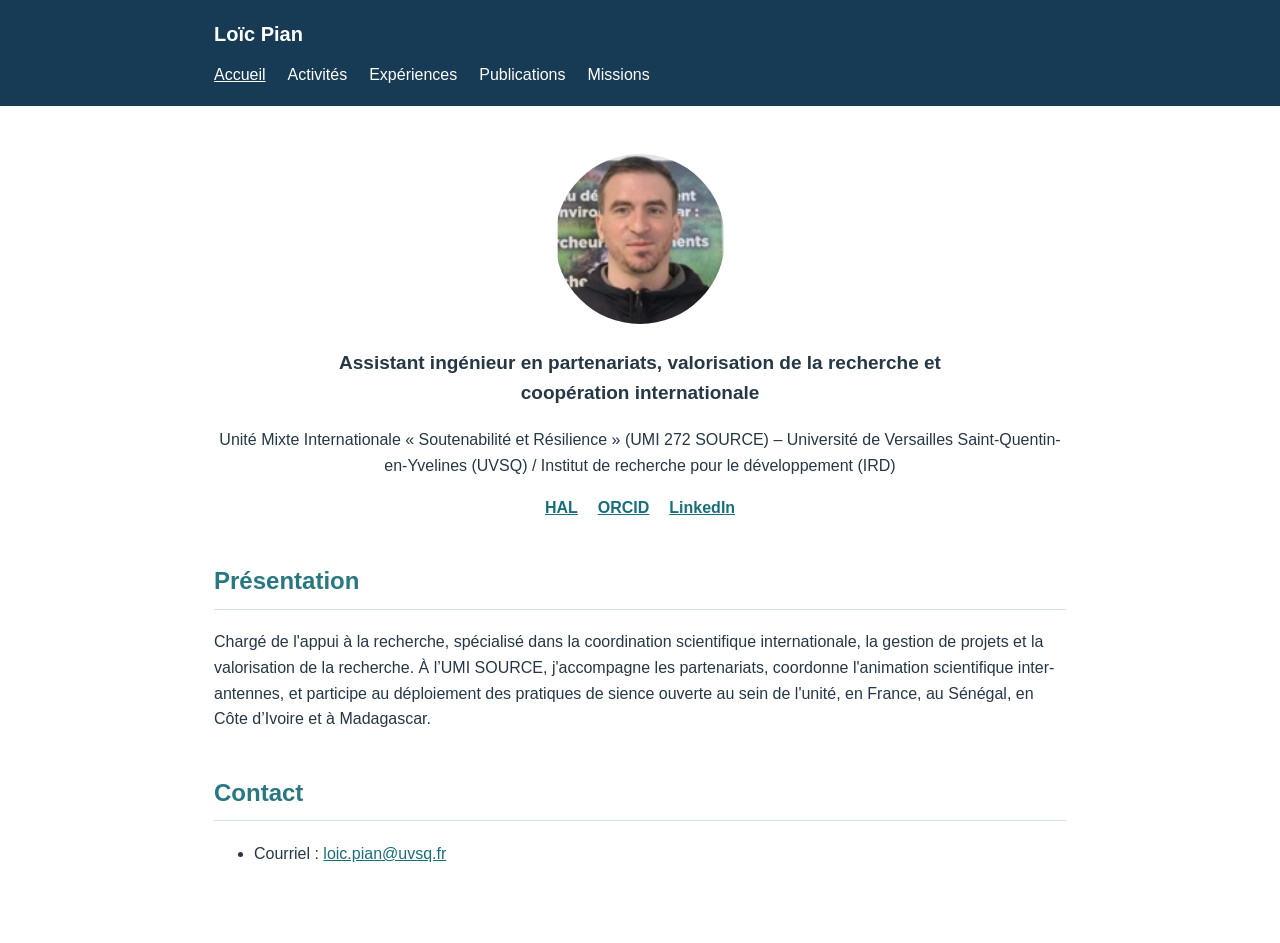
<file: index.html>
<!DOCTYPE html>
<html lang="fr">
<head>
  <meta charset="UTF-8">
  <meta name="viewport" content="width=device-width, initial-scale=1">
  <title>Loïc Pian | Accueil</title>
  <link rel="stylesheet" href="style.css">
</head>

<body>
  <header>
    <div class="conteneur">
     <h1 class="nom-site">Loïc Pian</h1>

      <nav aria-label="Navigation principale">
        <a href="index.html" aria-current="page">Accueil</a>
        <a href="activites.html">Activités</a>
        <a href="experiences.html">Expériences</a>
        <a href="publications.html">Publications</a>
        <a href="missions.html">Missions</a>
      </nav>
    </div>
  </header>

 <main class="conteneur">
    <div class="intro-centree">
  <img class="photo-profil" src="photo.jpg" alt="Portrait de Loïc Pian">

  <p class="sous-titre">
    Assistant ingénieur en partenariats, valorisation de la recherche
    et coopération internationale
  </p>
   <p>
  Unité Mixte Internationale « Soutenabilité et Résilience »
  (UMI 272 SOURCE) – Université de Versailles Saint-Quentin-en-Yvelines (UVSQ)
  / Institut de recherche pour le développement (IRD)
</p>
   <div class="liens-profils">
  <a href="https://cv.hal.science/loicpian">HAL</a>
  <a href="https://orcid.org/0009-0009-9976-5161">ORCID</a>
  <a href="https://www.linkedin.com/in/lo%C3%AFc-pian-a0026532a/">LinkedIn</a>
</div>
        </div>

    <section>
      <h2>Présentation</h2>
      <p>
Chargé de l'appui à la recherche, spécialisé dans la coordination scientifique
internationale, la gestion de projets et la valorisation de la recherche. À l’UMI SOURCE, j'accompagne
les partenariats, coordonne l'animation scientifique inter-antennes, et participe au déploiement des pratiques de  sience ouverte au sein de l'unité, en France, au Sénégal,
en Côte d’Ivoire et à Madagascar. 
      </p>
    </section>

    <section>
      <h2>Contact</h2>
      <ul>
        <li>Courriel : <a href="mailto:loic.pian@uvsq.fr">loic.pian@uvsq.fr</a></li>
       
 
  </a>
</li>
      </ul>
    </section>
  </main>
</body>
</html>
</file>
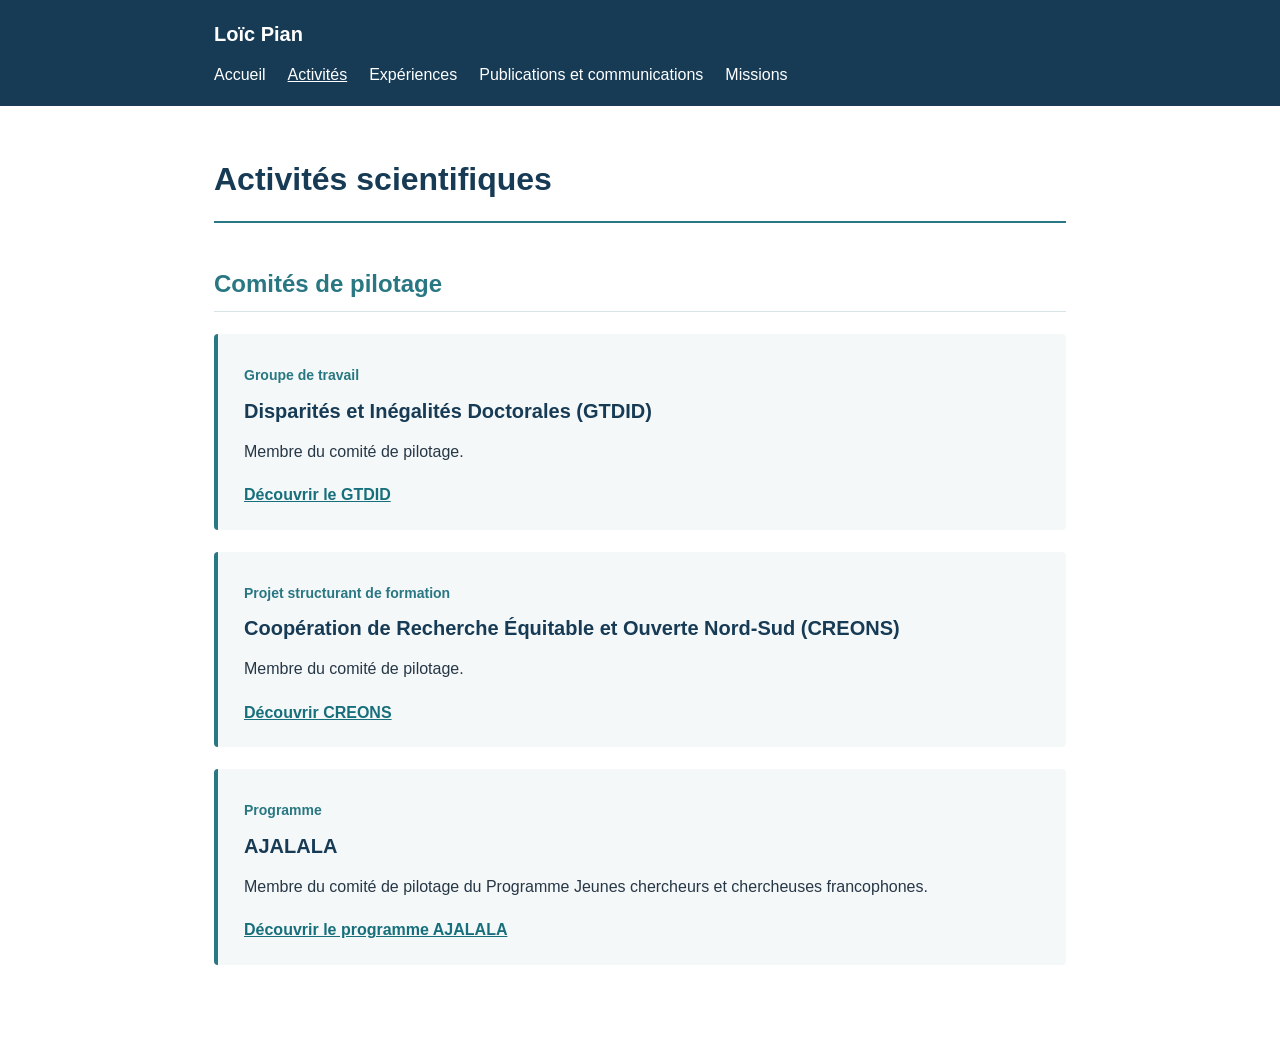
<file: activites.html>
<!DOCTYPE html>
<html lang="fr">
<head>
  <meta charset="UTF-8">
  <meta name="viewport" content="width=device-width, initial-scale=1">
  <title>Activités | Loïc Pian</title>
  <link rel="stylesheet" href="style.css">
</head>

<body>
  <header>
    <div class="conteneur">
      <h1 class="nom-site">Loïc Pian</h1>

      <nav aria-label="Navigation principale">
        <a href="index.html">Accueil</a>
        <a href="activites.html" aria-current="page">Activités</a>
        <a href="experiences.html">Expériences</a>
        <a href="publications.html">Publications et communications</a>
        <a href="missions.html">Missions</a>
      </nav>
    </div>
  </header>

  <main class="conteneur">
    <h2 class="titre-page">Activités scientifiques</h2>

    <section>
      <h2>Comités de pilotage</h2>

      <article class="reference">
        <p class="type-reference">Groupe de travail</p>
        <h3>Disparités et Inégalités Doctorales (GTDID)</h3>
        <p>Membre du comité de pilotage.</p>
        <a class="lien-reference"
           href="https://www.umi-source.uvsq.fr/gt-disparites-et-inegalites-doctorales">
          Découvrir le GTDID
        </a>
      </article>

      <article class="reference">
        <p class="type-reference">Projet structurant de formation</p>
        <h3>Coopération de Recherche Équitable et Ouverte Nord-Sud
          (CREONS)</h3>
        <p>Membre du comité de pilotage.</p>
        <a class="lien-reference"
           href="https://www.umi-source.uvsq.fr/psf-creons">
          Découvrir CREONS
        </a>
      </article>

      <article class="reference">
        <p class="type-reference">Programme</p>
        <h3>AJALALA</h3>
        <p>
          Membre du comité de pilotage du Programme Jeunes chercheurs
          et chercheuses francophones.
        </p>
        <a class="lien-reference"
           href="https://pathways.futureearth.org/programme-ajalala/">
          Découvrir le programme AJALALA
        </a>
      </article>
    </section>
  </main>
</body>
</html>
</file>
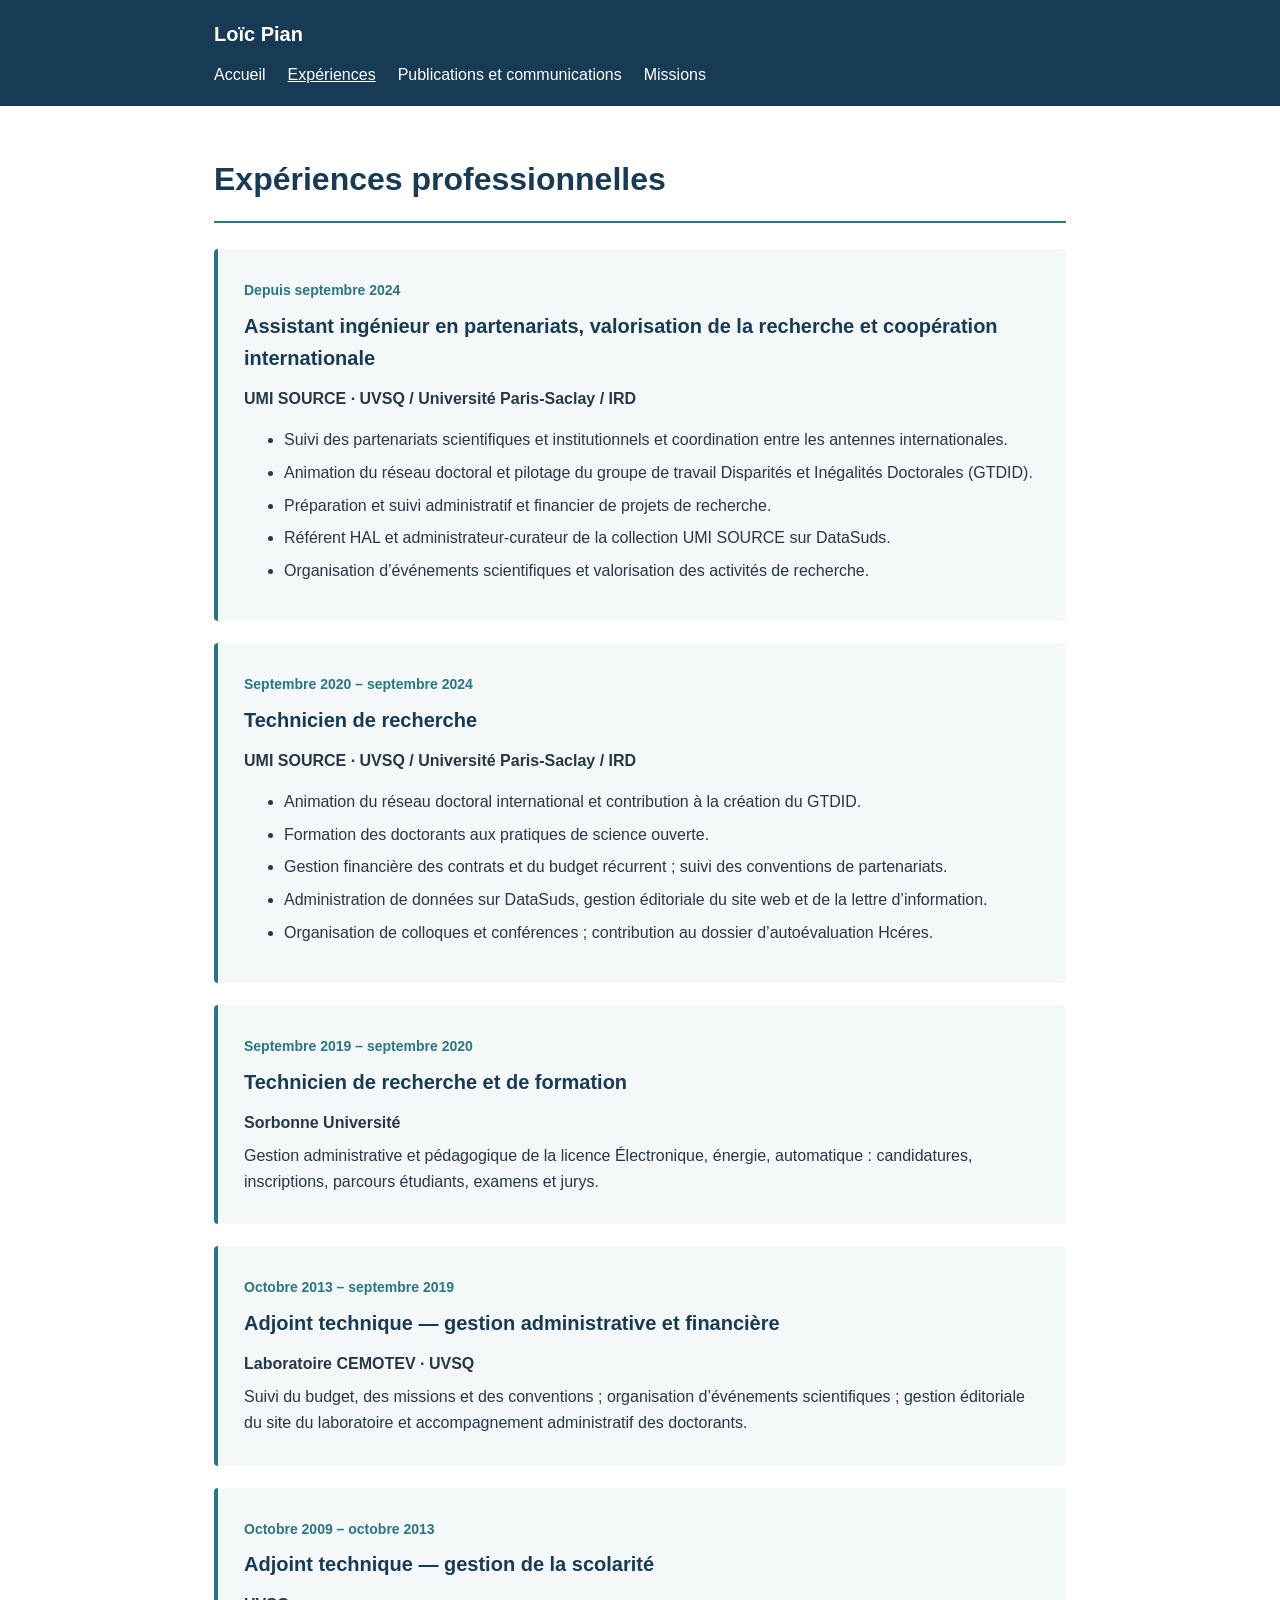
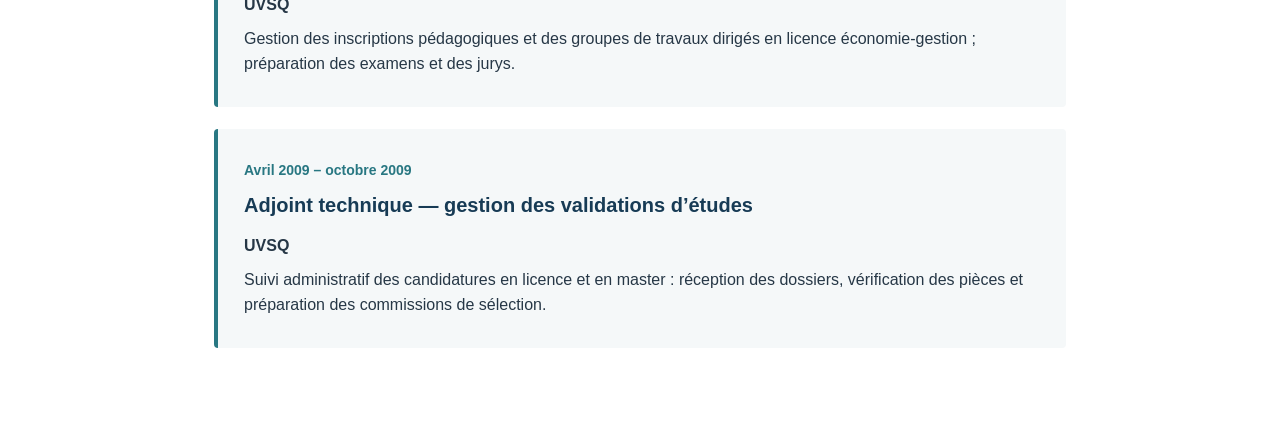
<file: experiences.html>
<!DOCTYPE html>
<html lang="fr">
<head>
  <meta charset="UTF-8">
  <meta name="viewport" content="width=device-width, initial-scale=1">
  <title>Expériences professionnelles | Loïc Pian</title>
  <link rel="stylesheet" href="style.css">
</head>

<body>
  <header>
    <div class="conteneur">
      <h1 class="nom-site">Loïc Pian</h1>

      <nav aria-label="Navigation principale">
        <a href="index.html">Accueil</a>
        <a href="experiences.html" aria-current="page">Expériences</a>
        <a href="publications.html">Publications et communications</a>
        <a href="missions.html">Missions</a>
      </nav>
    </div>
  </header>

  <main class="conteneur">
    <h2 class="titre-page">Expériences professionnelles</h2>

    <article class="reference">
      <p class="type-reference">Depuis septembre 2024</p>
      <h3>Assistant ingénieur en partenariats, valorisation de la recherche
        et coopération internationale</h3>
      <p><strong>UMI SOURCE · UVSQ / Université Paris-Saclay / IRD</strong></p>
      <ul>
        <li>Suivi des partenariats scientifiques et institutionnels
          et coordination entre les antennes internationales.</li>
        <li>Animation du réseau doctoral et pilotage du groupe de travail
          Disparités et Inégalités Doctorales (GTDID).</li>
        <li>Préparation et suivi administratif et financier de projets
          de recherche.</li>
        <li>Référent HAL et administrateur-curateur de la collection
          UMI SOURCE sur DataSuds.</li>
        <li>Organisation d’événements scientifiques et valorisation
          des activités de recherche.</li>
      </ul>
    </article>

    <article class="reference">
      <p class="type-reference">Septembre 2020 – septembre 2024</p>
      <h3>Technicien de recherche</h3>
      <p><strong>UMI SOURCE · UVSQ / Université Paris-Saclay / IRD</strong></p>
      <ul>
        <li>Animation du réseau doctoral international et contribution
          à la création du GTDID.</li>
        <li>Formation des doctorants aux pratiques de science ouverte.</li>
        <li>Gestion financière des contrats et du budget récurrent ;
          suivi des conventions de partenariats.</li>
        <li>Administration de données sur DataSuds, gestion éditoriale
          du site web et de la lettre d’information.</li>
        <li>Organisation de colloques et conférences ; contribution
          au dossier d’autoévaluation Hcéres.</li>
      </ul>
    </article>

    <article class="reference">
      <p class="type-reference">Septembre 2019 – septembre 2020</p>
      <h3>Technicien de recherche et de formation</h3>
      <p><strong>Sorbonne Université</strong></p>
      <p>
        Gestion administrative et pédagogique de la licence
        Électronique, énergie, automatique : candidatures,
        inscriptions, parcours étudiants, examens et jurys.
      </p>
    </article>

    <article class="reference">
      <p class="type-reference">Octobre 2013 – septembre 2019</p>
      <h3>Adjoint technique — gestion administrative et financière</h3>
      <p><strong>Laboratoire CEMOTEV · UVSQ</strong></p>
      <p>
        Suivi du budget, des missions et des conventions ;
        organisation d’événements scientifiques ; gestion éditoriale
        du site du laboratoire et accompagnement administratif
        des doctorants.
      </p>
    </article>

    <article class="reference">
      <p class="type-reference">Octobre 2009 – octobre 2013</p>
      <h3>Adjoint technique — gestion de la scolarité</h3>
      <p><strong>UVSQ</strong></p>
      <p>
        Gestion des inscriptions pédagogiques et des groupes de travaux
        dirigés en licence économie-gestion ; préparation des examens
        et des jurys.
      </p>
    </article>

    <article class="reference">
      <p class="type-reference">Avril 2009 – octobre 2009</p>
      <h3>Adjoint technique — gestion des validations d’études</h3>
      <p><strong>UVSQ</strong></p>
      <p>
        Suivi administratif des candidatures en licence et en master :
        réception des dossiers, vérification des pièces et préparation
        des commissions de sélection.
      </p>
    </article>
  </main>
</body>
</html>
</file>
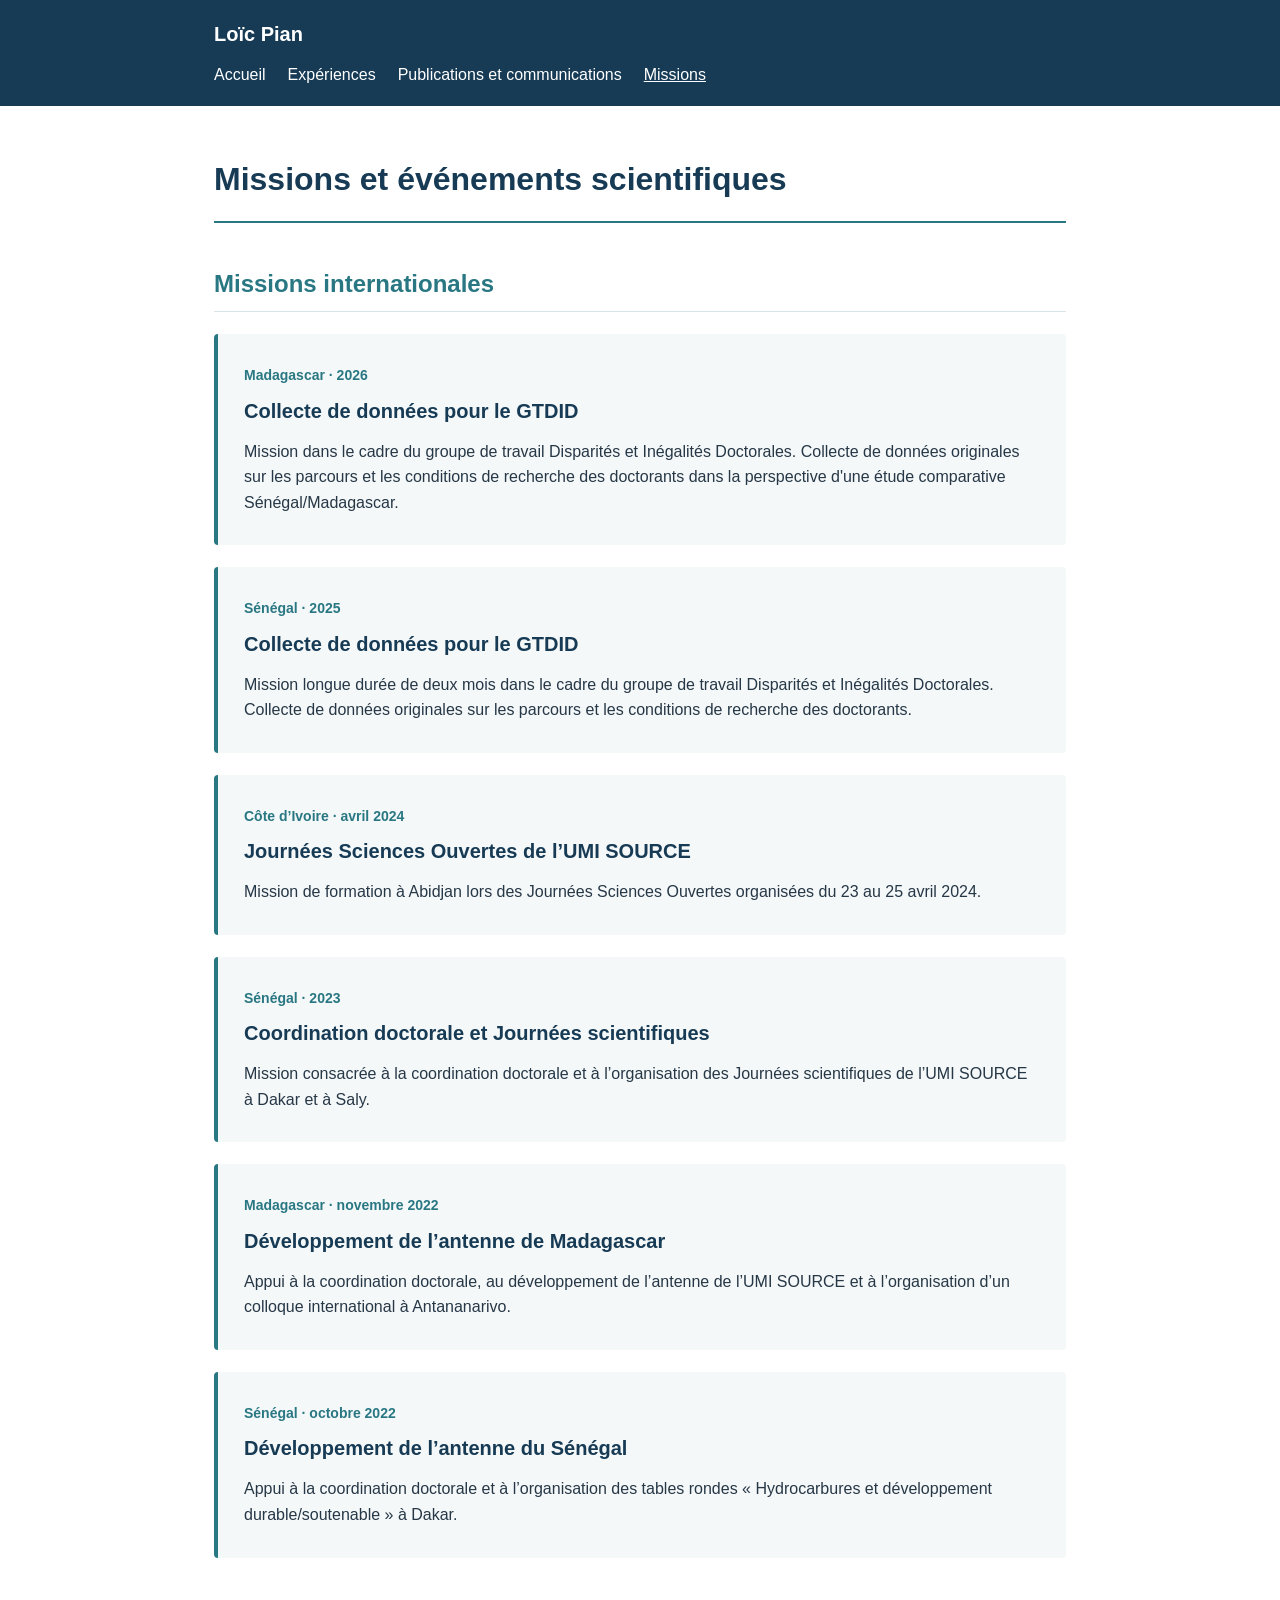
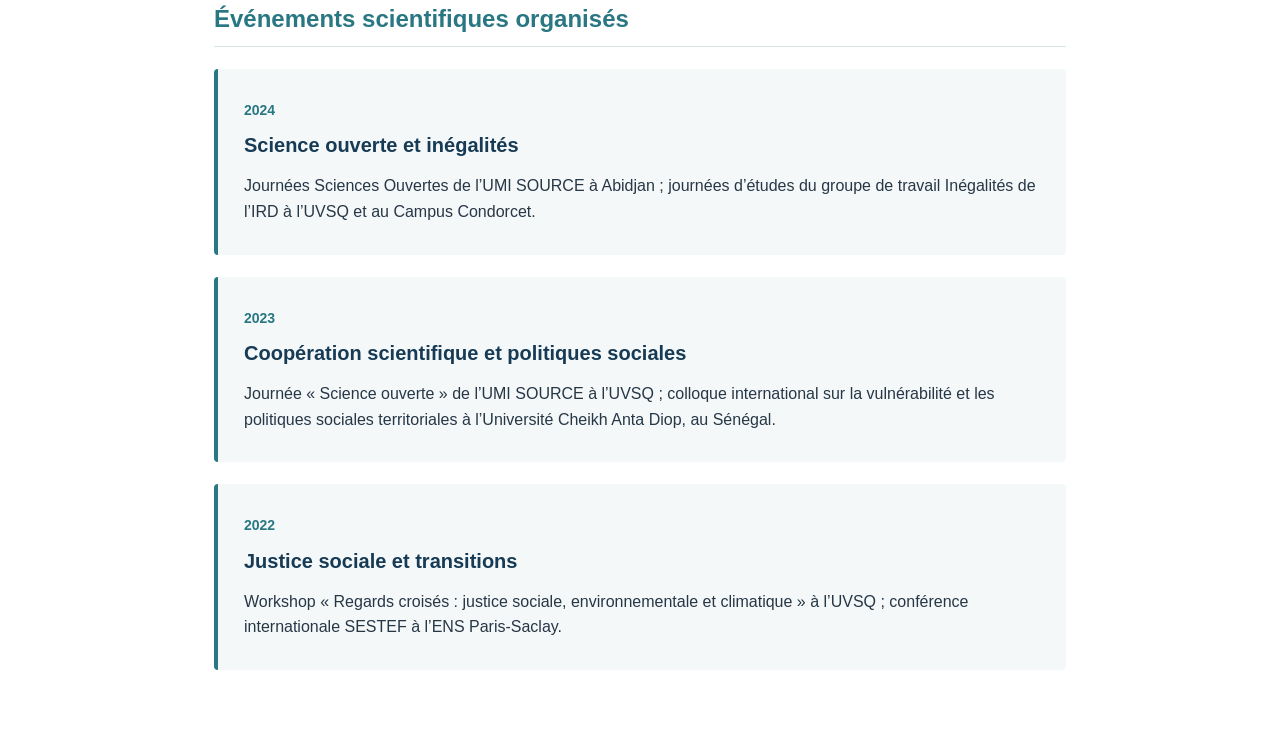
<file: missions.html>
<head>
  <meta charset="UTF-8">
  <meta name="viewport" content="width=device-width, initial-scale=1">
  <title>Missions | Loïc Pian</title>
  <link rel="stylesheet" href="style.css">
</head>
<!DOCTYPE html>
<html lang="fr">
<head>
  <meta charset="UTF-8">
  <meta name="viewport" content="width=device-width, initial-scale=1">
  <title>Missions | Loïc Pian</title>
  <link rel="stylesheet" href="style.css">
</head>

<body>
  <header>
    <div class="conteneur">
      <h1 class="nom-site">Loïc Pian</h1>

      <nav aria-label="Navigation principale">
        <a href="index.html">Accueil</a>
        <a href="experiences.html">Expériences</a>
        <a href="publications.html">Publications et communications</a>
        <a href="missions.html" aria-current="page">Missions</a>
      </nav>
    </div>
  </header>

  <main class="conteneur">
    <h2 class="titre-page">Missions et événements scientifiques</h2>

    <section>
      <h2>Missions internationales</h2>
      <article class="reference">
        <p class="type-reference">Madagascar · 2026</p>
        <h3>Collecte de données pour le GTDID</h3>
        <p>
          Mission dans le cadre du groupe de travail
          Disparités et Inégalités Doctorales. Collecte de données originales
          sur les parcours et les conditions de recherche des doctorants dans la perspective d'une étude comparative Sénégal/Madagascar.
        </p>
      </article>

      <article class="reference">
        <p class="type-reference">Sénégal · 2025</p>
        <h3>Collecte de données pour le GTDID</h3>
        <p>
          Mission longue durée de deux mois dans le cadre du groupe de travail
          Disparités et Inégalités Doctorales. Collecte de données originales
          sur les parcours et les conditions de recherche des doctorants.
        </p>
      </article>

      <article class="reference">
        <p class="type-reference">Côte d’Ivoire · avril 2024</p>
        <h3>Journées Sciences Ouvertes de l’UMI SOURCE</h3>
        <p>
          Mission de formation à Abidjan lors des Journées Sciences Ouvertes
          organisées du 23 au 25 avril 2024.
        </p>
      </article>

      <article class="reference">
        <p class="type-reference">Sénégal · 2023</p>
        <h3>Coordination doctorale et Journées scientifiques</h3>
        <p>
          Mission consacrée à la coordination doctorale et à l’organisation
          des Journées scientifiques de l’UMI SOURCE à Dakar et à Saly.
        </p>
      </article>

      <article class="reference">
        <p class="type-reference">Madagascar · novembre 2022</p>
        <h3>Développement de l’antenne de Madagascar</h3>
        <p>
          Appui à la coordination doctorale, au développement de l’antenne
          de l’UMI SOURCE et à l’organisation d’un colloque international
          à Antananarivo.
        </p>
      </article>

      <article class="reference">
        <p class="type-reference">Sénégal · octobre 2022</p>
        <h3>Développement de l’antenne du Sénégal</h3>
        <p>
          Appui à la coordination doctorale et à l’organisation des tables
          rondes « Hydrocarbures et développement durable/soutenable »
          à Dakar.
        </p>
      </article>
    </section>

    <section>
      <h2>Événements scientifiques organisés</h2>

      <article class="reference">
        <p class="type-reference">2024</p>
        <h3>Science ouverte et inégalités</h3>
        <p>
          Journées Sciences Ouvertes de l’UMI SOURCE à Abidjan ;
          journées d’études du groupe de travail Inégalités de l’IRD
          à l’UVSQ et au Campus Condorcet.
        </p>
      </article>

      <article class="reference">
        <p class="type-reference">2023</p>
        <h3>Coopération scientifique et politiques sociales</h3>
        <p>
          Journée « Science ouverte » de l’UMI SOURCE à l’UVSQ ;
          colloque international sur la vulnérabilité et les politiques
          sociales territoriales à l’Université Cheikh Anta Diop, au Sénégal.
        </p>
      </article>

      <article class="reference">
        <p class="type-reference">2022</p>
        <h3>Justice sociale et transitions</h3>
        <p>
          Workshop « Regards croisés : justice sociale, environnementale
          et climatique » à l’UVSQ ; conférence internationale SESTEF
          à l’ENS Paris-Saclay.
        </p>
      </article>
    </section>
  </main>
</body>
</html>
</file>
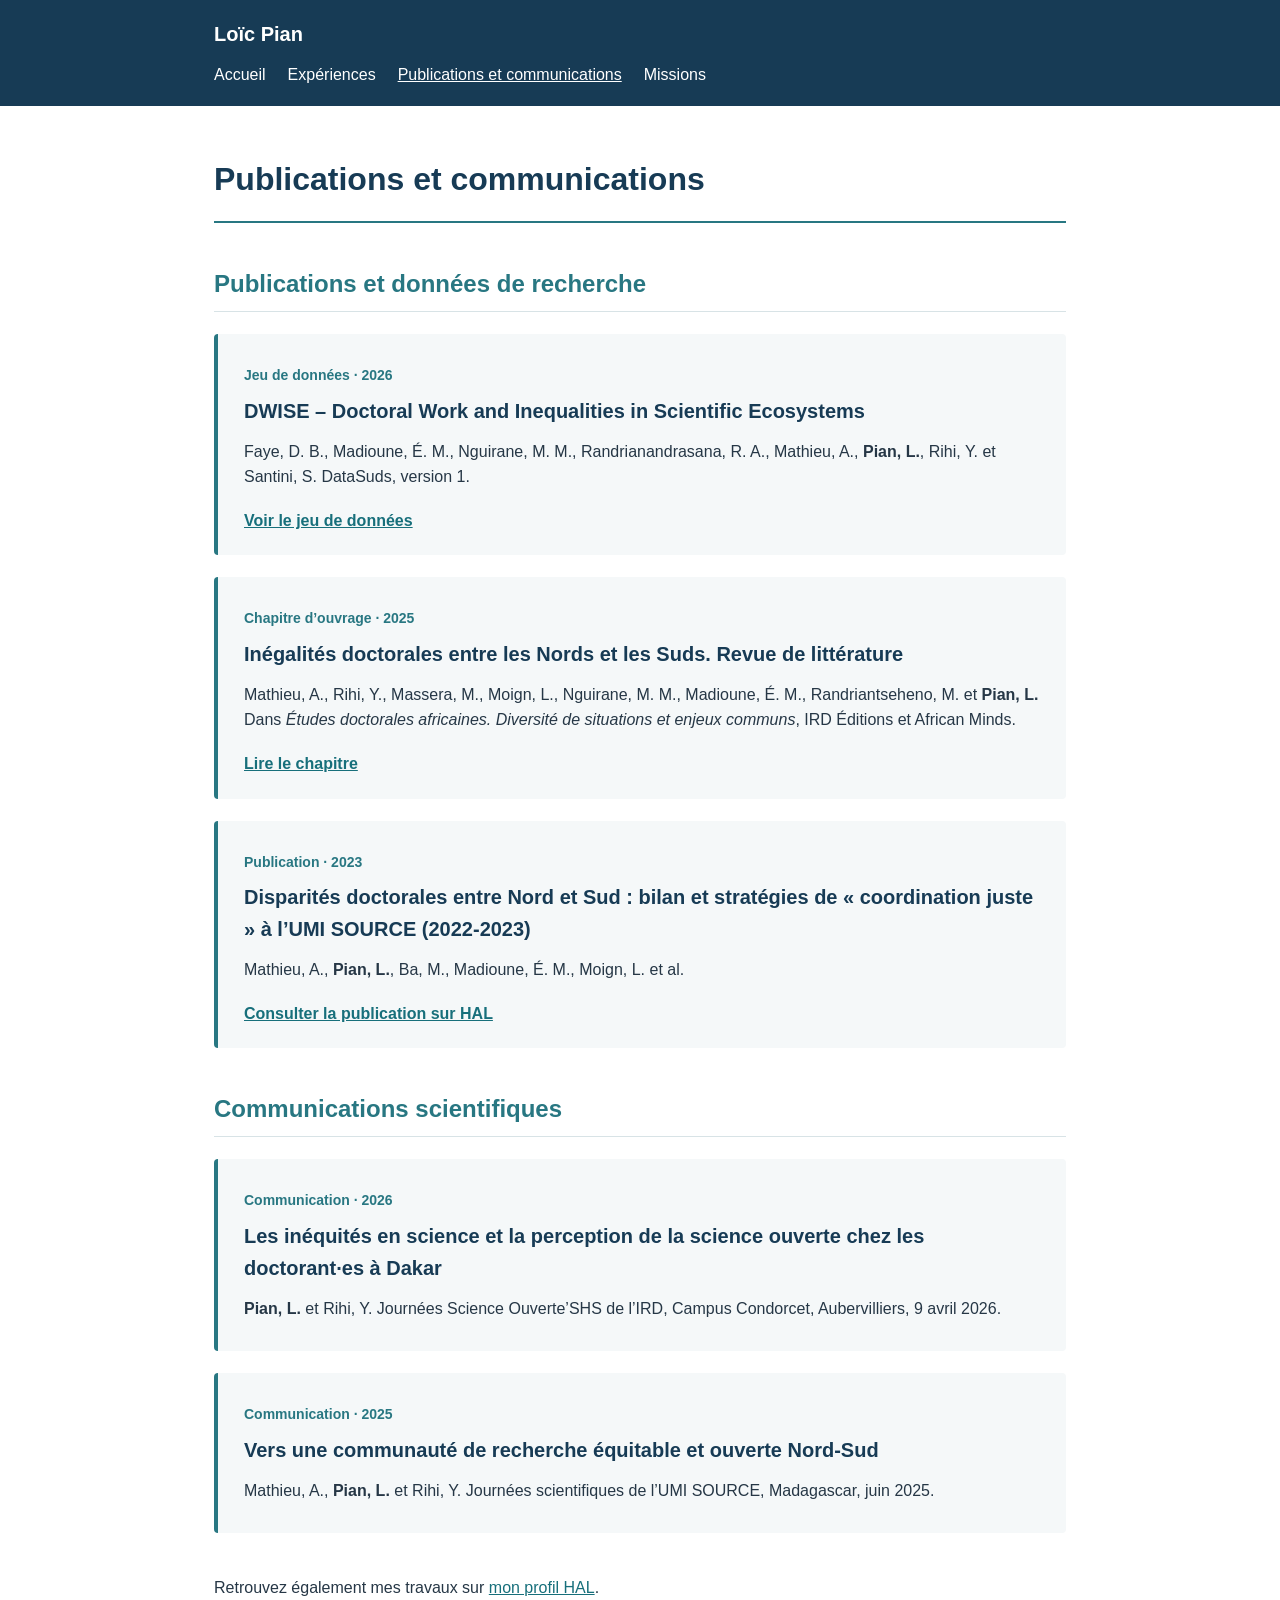
<file: publications.html>
<!DOCTYPE html>
<html lang="fr">
<head>
  <meta charset="UTF-8">
  <meta name="viewport" content="width=device-width, initial-scale=1">
  <title>Publications et communications | Loïc Pian</title>
  <link rel="stylesheet" href="style.css">
</head>

<body>
  <header>
    <div class="conteneur">
      <h1 class="nom-site">Loïc Pian</h1>

      <nav aria-label="Navigation principale">
        <a href="index.html">Accueil</a>
        <a href="experiences.html">Expériences</a>
        <a href="publications.html" aria-current="page">Publications et communications</a>
        <a href="missions.html">Missions</a>
      </nav>
    </div>
  </header>

  <main class="conteneur">
    <h2 class="titre-page">Publications et communications</h2>

    <section>
      <h2>Publications et données de recherche</h2>

      <article class="reference">
        <p class="type-reference">Jeu de données · 2026</p>
        <h3>DWISE – Doctoral Work and Inequalities in Scientific Ecosystems</h3>
        <p>
          Faye, D. B., Madioune, É. M., Nguirane, M. M.,
          Randrianandrasana, R. A., Mathieu, A., <strong>Pian, L.</strong>,
          Rihi, Y. et Santini, S. DataSuds, version 1.
        </p>
        <a class="lien-reference" href="https://doi.org/10.23708/ZRDYJU">
          Voir le jeu de données 
        </a>
      </article>

      <article class="reference">
        <p class="type-reference">Chapitre d’ouvrage · 2025</p>
        <h3>Inégalités doctorales entre les Nords et les Suds.
          Revue de littérature</h3>
        <p>
          Mathieu, A., Rihi, Y., Massera, M., Moign, L.,
          Nguirane, M. M., Madioune, É. M., Randriantseheno, M.
          et <strong>Pian, L.</strong>
          Dans <em>Études doctorales africaines. Diversité de situations
          et enjeux communs</em>, IRD Éditions et African Minds.
        </p>
        <a class="lien-reference" href="https://doi.org/10.4000/160p5">
          Lire le chapitre 
        </a>
      </article>

      <article class="reference">
        <p class="type-reference">Publication · 2023</p>
        <h3>Disparités doctorales entre Nord et Sud : bilan et stratégies
          de « coordination juste » à l’UMI SOURCE (2022-2023)</h3>
        <p>
          Mathieu, A., <strong>Pian, L.</strong>, Ba, M.,
          Madioune, É. M., Moign, L. et al.
        </p>
        <a class="lien-reference" href="https://hal.science/hal-04336522">
          Consulter la publication sur HAL
        </a>
      </article>
    </section>

    <section>
      <h2>Communications scientifiques</h2>

      <article class="reference">
        <p class="type-reference">Communication · 2026</p>
        <h3>Les inéquités en science et la perception de la science ouverte
          chez les doctorant·es à Dakar</h3>
        <p>
          <strong>Pian, L.</strong> et Rihi, Y.
          Journées Science Ouverte’SHS de l’IRD,
          Campus Condorcet, Aubervilliers, 9 avril 2026.
        </p>
      </article>

      <article class="reference">
        <p class="type-reference">Communication · 2025</p>
        <h3>Vers une communauté de recherche équitable et ouverte Nord-Sud</h3>
        <p>
          Mathieu, A., <strong>Pian, L.</strong> et Rihi, Y.
          Journées scientifiques de l’UMI SOURCE,
          Madagascar, juin 2025.
        </p>
      </article>
    </section>

    <p class="note-page">
      Retrouvez également mes travaux sur
      <a href="https://cv.hal.science/loicpian">mon profil HAL</a>.
    </p>
  </main>
</body>
</html>
</file>
<file: style.css>
* {
  box-sizing: border-box;
}

body {
  margin: 0;
  font-family: Arial, sans-serif;
  color: #263746;
  line-height: 1.6;
}

.conteneur {
  max-width: 900px;
  margin: 0 auto;
  padding: 0 24px;
}

header {
  background: #173b55;
  color: white;
}

header .conteneur {
  padding-top: 18px;
  padding-bottom: 18px;
}

.nom-site {
  margin: 0 0 12px;
  font-size: 20px;
  font-weight: bold;
  color: white;
}

nav {
  display: flex;
  flex-wrap: wrap;
  gap: 10px 22px;
}

nav a {
  color: white;
  text-decoration: none;
}

nav a:hover,
nav a[aria-current="page"] {
  text-decoration: underline;
}

main {
  padding-top: 48px !important;
  padding-bottom: 60px !important;
}

h1 {
  margin-bottom: 8px;
  color: #173b55;
}

.sous-titre {
  max-width: 700px;
  font-size: 19px;
  font-weight: bold;
}

section {
  margin-top: 42px;
}

h2 {
  color: #287782;
  border-bottom: 1px solid #d8e3e6;
  padding-bottom: 8px;
}

a {
  color: #176f7b;
}
.photo-profil {
  display: block;
  width: 170px;
  height: 170px;
  object-fit: cover;
  border-radius: 50%;
  margin: 0 0 24px;
}
.liens-profils {
  display: flex;
  flex-wrap: wrap;
  gap: 20px;
  margin-top: 12px;
}

.liens-profils a {
  font-weight: bold;
}
.intro-centree {
  text-align: center;
}

.intro-centree .photo-profil {
  margin-left: auto;
  margin-right: auto;
}

.intro-centree .sous-titre {
  margin-left: auto;
  margin-right: auto;
}

.intro-centree .liens-profils {
  justify-content: center;
}
.titre-page {
  margin-top: 0;
  padding-bottom: 16px;
  font-size: 32px;
  color: #173b55;
  border-bottom: 2px solid #287782;
}

.reference {
  margin: 22px 0;
  padding: 22px 26px;
  background: #f5f8f9;
  border-left: 4px solid #287782;
  border-radius: 4px;
}

.reference h3 {
  margin: 4px 0 12px;
  color: #173b55;
  font-size: 20px;
}

.reference p {
  margin: 8px 0;
}

.type-reference {
  color: #287782;
  font-size: 14px;
  font-weight: bold;
}

.lien-reference {
  display: inline-block;
  margin-top: 10px;
  font-weight: bold;
}

.note-page {
  margin-top: 42px;
}
.reference li {
  margin-bottom: 7px;
}
</file>
